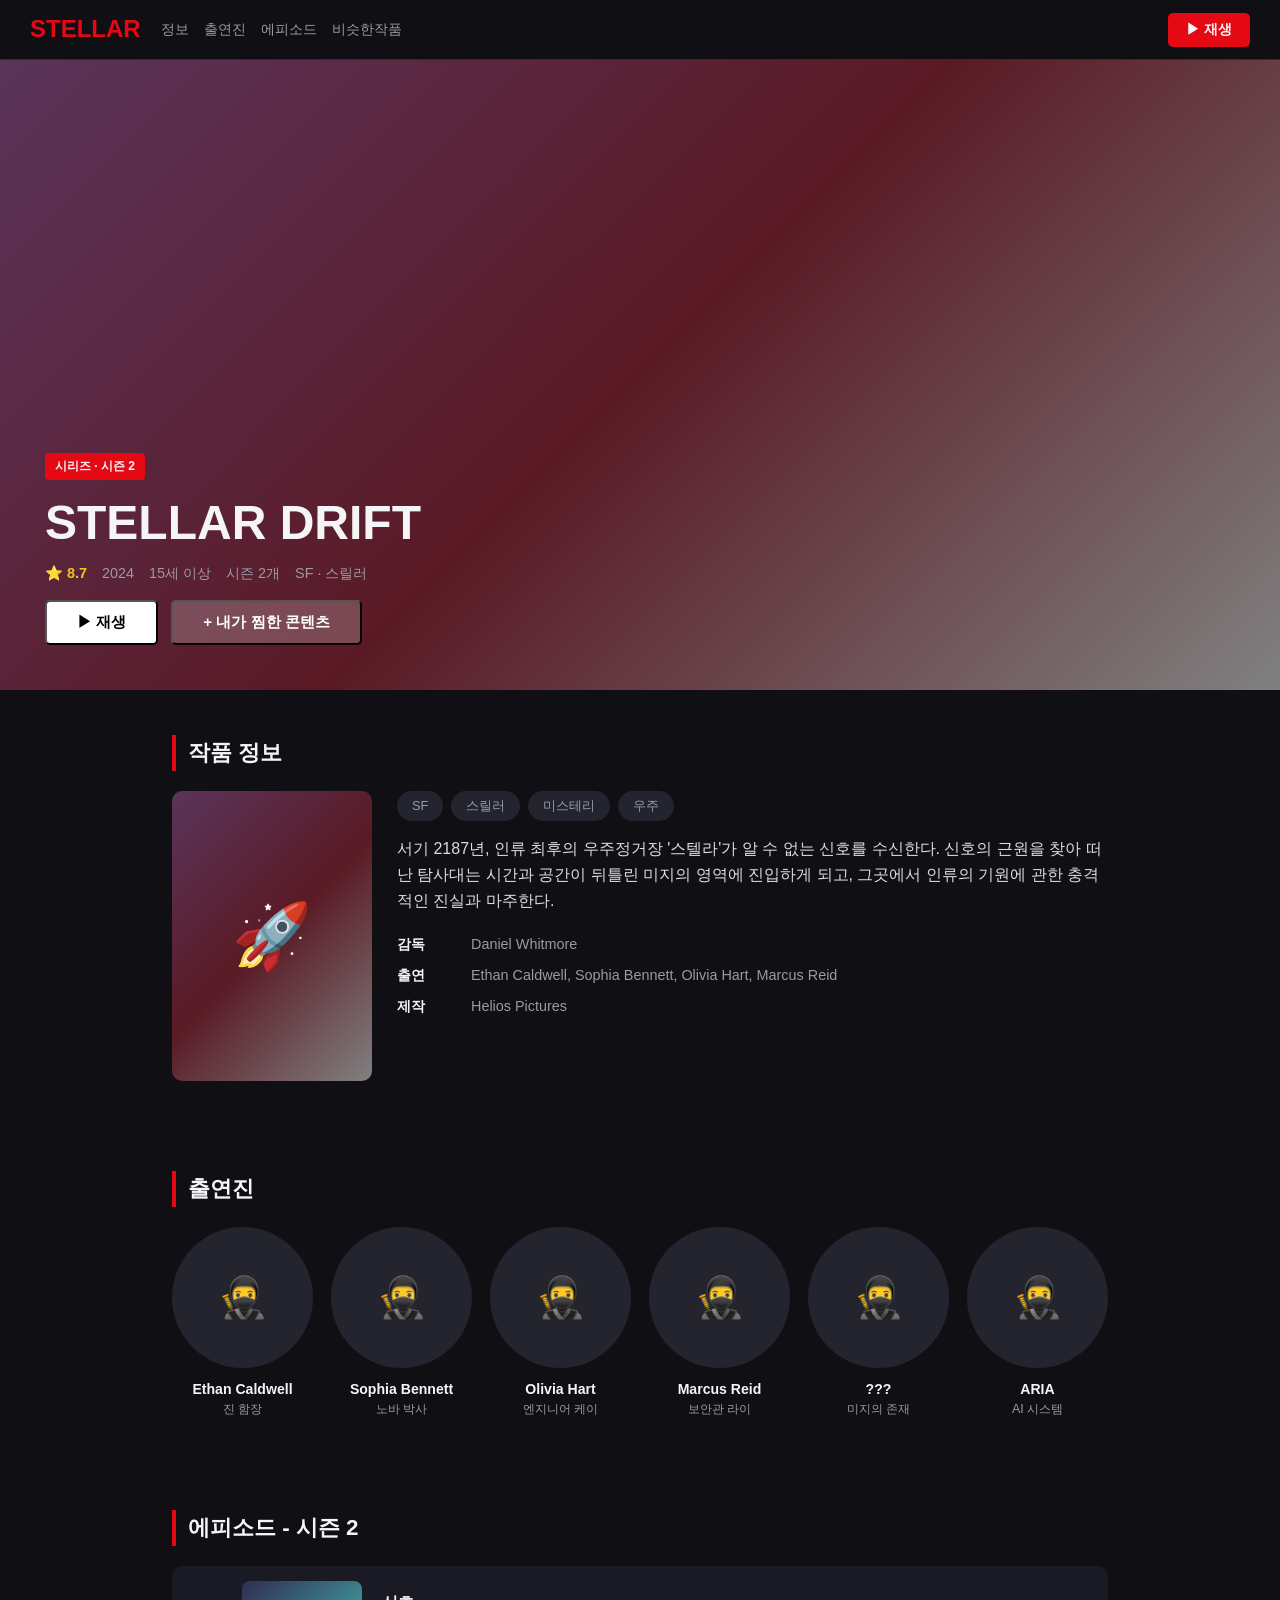
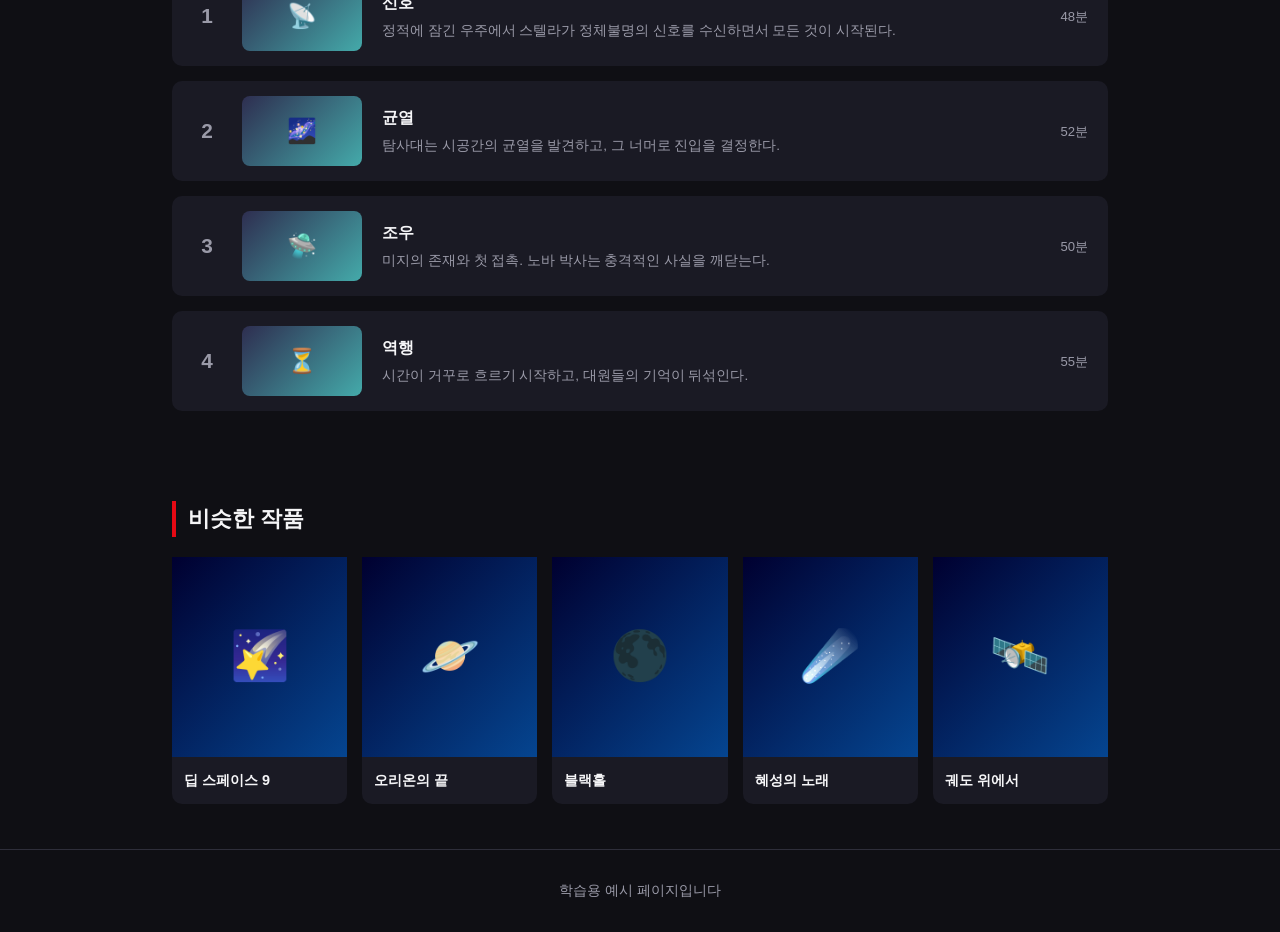
<file: movie.html>
<!DOCTYPE html>
<html lang="ko">
<head>
    <meta charset="UTF-8">
    <meta name="viewport" content="width=device-width, initial-scale=1.0">
    <title>내가 좋아하는 작품</title>
    <link rel="stylesheet" href="movie.css">
    <style>
        /* 여기에 CSS를 작성합니다 */
    </style>
</head>
<body>
    <!-- 여기에 HTML 구조를 작성합니다 -->


    <!-- 헤더 -->


    <header class="site-header">
    <!-- 헤더 - 로고 -->
    <!-- 로고 - 글자(STELLAR) -->
        <div class="nav-container">

            <a href="#" class="logo">STELLAR</a>

            <!-- 헤더 - 네비게이션 -->
            <!-- 네비게이션 - 링크모음(4개) -->

            <nav class="site-nav">
                <a href="#info">정보</a>
                <a href="#cast">출연진</a>
                <a href="#episode">에피소드</a>
                <a href="#similar">비슷한작품</a>
            </nav>
        </div>

            <!-- 헤더 - 재생버튼 -->
            <a href="episode"><button class="btn-play-sm">▶ 재생</button></a>

    </header>

    



    <!-- 배너 -->
    <section class="banner">
        <div class="banner-content">
                <!-- 배너 - 시즌 태그 -->
            <span class="banner-badge"> 시리즈 · 시즌 2 </span>
            <!-- 배너 - 영화 제목 -->
            <h1 class="banner-title">stellar drift</h1>


            <!-- 배너 - 영화 정보 -->
             <div class="banner-meta">
                <!-- 영화정보 - 별점 -->
                <span class="banner-rating">⭐ 8.7</span>
                <!-- 영화정보 - 영화 출품년도 -->
                <span>2024</span>
                <!-- 영화정보 - 영화 관람가능 나이 -->
                <span>15세 이상</span>
                <!-- 영화정보 - 시즌 개수 -->
                <span>시즌 2개</span>
                <!-- 영화정보 - 영화 장르 -->
                 <span>SF · 스릴러</span>
             </div>
         
            <!-- 배너 - 버튼 모음 -->
            <div class="banner-btn-container">
                <!-- 버튼모음 - 재생버튼 -->
                <button class="btn btn-play">▶ 재생</button>
                <!-- 버튼모음 - 내가 찜한 콘텐츠 -->
                <button class="btn btn-add">+ 내가 찜한 콘텐츠</button>

            </div>

        </div>
        
    </section>
    

    <!-- 작품 정보 -->
    <section class="section" id="info">
        <!-- 작품정보 - 타이틀 -->
        <h2 class="section-title">작품 정보</h2>
        <div class="info-container">
            <!-- 작품정보 - 작품 이미지 -->

            <div class="info-poster">🚀</div>
            <!-- 작품정보 - 작품 상세 정보 -->
             <div class="info-body">
                <!-- 작품 상세 정보 - 장르 태그 * 4 -->
                <div class="info-genres">
                    <span class="genre-tag">SF</span>
                    <span class="genre-tag">스릴러</span>
                    <span class="genre-tag">미스테리</span>
                    <span class="genre-tag">우주</span>
                </div>
                <!-- 작품 상세 정보 - 작품 줄거리 설명 -->
                <p class="info-synopsis">
                    서기 2187년, 인류 최후의 우주정거장 '스텔라'가 알 수 없는 신호를 수신한다. 신호의 근원을 찾아 떠난 탐사대는 시간과 공간이 뒤틀린 미지의 영역에 진입하게 되고, 그곳에서 인류의 기원에 관한 충격적인 진실과 마주한다.
                </p>
                <dl class="info-credits">
                    <!-- 작품 상세 정보 - 작품 감독 -->
                    <div class="credit-line">
                        <dt>감독</dt>
                        <span>Daniel Whitmore</span>
                    </div>
                    <!-- 작품 상세 정보 - 작품 출연 -->
                    <div class="credit-line">
                        <dt>출연</dt>
                        <span>Ethan Caldwell, Sophia Bennett, Olivia Hart, Marcus Reid</span>
                    </div>
                    <!-- 작품 상세 정보 - 작품 제작 -->

                    <div class="credit-line">
                        <dt>제작</dt>
                        <span>Helios Pictures</span>
                    </div>
                    

                </dl>
                

             </div>

            
        </div>
        

    </section>
    

    <!-- 출연진 -->
     <section class="section" id="cast">
        <!-- 출연진 - 타이틀 -->
         <h2 class="section-title">출연진</h2>
         <div class="cast-flex">
            <!-- 출연진 - 출연진 카드 * 6 -->
            <!-- 출연진 카드 - 출연진 이미지 -->
            <!-- 출연진 카드 - 출연진 이름 -->
            <!-- 출연진 카드 - 출연진 배역 -->            
<div class="cast-card">
    <div class="cast-photo">🥷</div>
    <div class="cast-name">Ethan Caldwell</div>
    <div class="cast-role">진 함장</div>
</div>
<div class="cast-card">
    <div class="cast-photo">🥷</div>
    <div class="cast-name">Sophia Bennett</div>
    <div class="cast-role">노바 박사</div>
</div>
<div class="cast-card">
    <div class="cast-photo">🥷</div>
    <div class="cast-name">Olivia Hart</div>
    <div class="cast-role">엔지니어 케이</div>
</div>
<div class="cast-card">
    <div class="cast-photo">🥷</div>
    <div class="cast-name">Marcus Reid</div>
    <div class="cast-role">보안관 라이</div>
</div>
<div class="cast-card">
    <div class="cast-photo">🥷</div>
    <div class="cast-name">???</div>
    <div class="cast-role">미지의 존재</div>
</div>
<div class="cast-card">
    <div class="cast-photo">🥷</div>
    <div class="cast-name">ARIA</div>
    <div class="cast-role">AI 시스템</div>
</div>

         </div>
        

     </section>
    

    <!-- 에피소드 -->
    <section class="section" id="episode">
        <!-- 에피소드 - 타이틀 -->
        <h2 class="section-title">에피소드 - 시즌 2</h2>

        <div class="episode-list">
            <!-- 에피소드 - 에피소드 카드 -->
            <!-- 에피소드 카드 - 에피소드 화수 -->
            <!-- 에피소드 카드 - 에피소드 이미지 -->
            <!-- 에피소드 카드 - 에피소드 이름 -->
            <!-- 에피소드 카드 - 에피소드 줄거리 설명 -->
            <!-- 에피소드 카드 - 에피소드 시간 -->
            <div class="episode">
               <div class="episode-num">1</div>
               <div class="episode-thumb">📡</div>
               <div class="episode-info">
                 <div class="episode-name">신호</div>
                 <div class="episode-desc">정적에 잠긴 우주에서 스텔라가 정체불명의 신호를 수신하면서 모든 것이 시작된다.</div>
               </div>
               <div class="episode-time">48분</div>
             </div>
             <div class="episode">
               <div class="episode-num">2</div>
               <div class="episode-thumb">🌌</div>
               <div class="episode-info">
                 <div class="episode-name">균열</div>
                 <div class="episode-desc">탐사대는 시공간의 균열을 발견하고, 그 너머로 진입을 결정한다.</div>
               </div>
               <div class="episode-time">52분</div>
             </div>
             <div class="episode">
               <div class="episode-num">3</div>
               <div class="episode-thumb">🛸</div>
               <div class="episode-info">
                 <div class="episode-name">조우</div>
                 <div class="episode-desc">미지의 존재와 첫 접촉. 노바 박사는 충격적인 사실을 깨닫는다.</div>
               </div>
               <div class="episode-time">50분</div>
             </div>
             <div class="episode">
               <div class="episode-num">4</div>
               <div class="episode-thumb">⏳</div>
               <div class="episode-info">
                 <div class="episode-name">역행</div>
                 <div class="episode-desc">시간이 거꾸로 흐르기 시작하고, 대원들의 기억이 뒤섞인다.</div>
               </div>
               <div class="episode-time">55분</div>
             </div>

        </div>
        

    </section>
    

    <!-- 비슷한 작품 -->
    <section class="section" id="similar">
        <!-- 비슷한 작품 - 타이틀 -->
        <h2 class="section-title">비슷한 작품</h2>

        <div class="similar-flex">
            <!-- 비슷한 작품 - 비슷한 작품 카드 -->
            <!-- 비슷한 작품 카드 - 비슷한 작품 이미지 -->
            <!-- 비슷한 작품 카드 - 에피소드 재생 시간 -->
            <div class="similar-card">
                <div class="similar-poster">🌠</div>
                <div class="similar-title">딥 스페이스 9</div>
            </div>
            <div class="similar-card">
                <div class="similar-poster">🪐</div>
                <div class="similar-title">오리온의 끝</div>
            </div>
            <div class="similar-card">
                <div class="similar-poster">🌑</div>
                <div class="similar-title">블랙홀</div>
            </div>
            <div class="similar-card">
                <div class="similar-poster">☄️</div>
                <div class="similar-title">혜성의 노래</div>
            </div>
            <div class="similar-card">
                <div class="similar-poster">🛰️</div>
                <div class="similar-title">궤도 위에서</div>
            </div>

        </div>
        

    </section>
    


    <!-- 푸터 -->
    <footer class="site-footer">
        <!-- 푸터 - 카피라이트 -->
        <p>학습용 예시 페이지입니다</p>

    </footer>
    


</body>
</html>
</file>
<file: movie.css>
/* 0. 리셋 + 공통 + 색 등 */


* {margin: 0; padding: 0; box-sizing: border-box;}

:root {
    --bg: #0f0f14;  /* 전체 배경 */
    --surface: #1a1a24;  /* 카드 배경 */
    --surface-2: #24242f;  /* 표면 */
    --text: #f5f5f7;
    --muted: #9a9aa8;
    --accent: #e50914;  /* 포인트 */
    --gold: #f5c518;  /* 평점 */
    --line: #2e2e3a;
}

body {
    font-family: 'pretendard', sans-serif;
    background-color: var(--bg);
    color: var(--text);
    line-height: 1.6;
    /* 헤더 높이 만큼 떨어뜨려놓기 */
    padding-top: 60px;

}
img { width: 100%; height: auto; display: block; }
a { color: inherit; text-decoration: none; }




/* 1. 헤더 */


.site-header {
    /* fixed 를 이용할 예정이고, 왼쪽에 logo, nav, 오른쪽 끝에 재생버튼 */
    position: fixed;
    top: 0; left: 0;
    width: 100%;
    height: 60px;
    display: flex;
    align-items: center;
    padding: 0 30px;
    z-index: 1000;
    justify-content: space-between;
    background-color: rgba(15, 15, 20, 0.8);
    backdrop-filter: blur(8px);
    border-bottom: 1px solid var(--line);
}
.nav-container {
    display: flex;
    gap: 20px;
    align-items: center;
}

.logo {
    color: var(--accent);
    font-weight: 900;
    font-size: 1.5rem;
}

.site-nav {
    display: flex;
    gap: 15px;
    font-size: 0.9rem;
    color: var(--muted);
}

.site-nav a {
    transition: color 0.2s;
}
.site-nav a:hover {
    color: var(--text);
}
.btn-play-sm {
    cursor: pointer;
    background-color: var(--accent);
    border: none;
    color: var(--text);
    padding: 8px 18px;
    border-radius: 5px;
    font-weight: 700;
    font-size: 0.85rem;
    transition: opacity 0.2s;
}
.btn-play-sm:hover {
    opacity: 0.85;
}

/* 2. 배너 */

.banner {
    position: relative;
    height: 70vh;
    min-height: 420px;
    display: flex;
    align-items: flex-end;
    padding: 45px;
    background: linear-gradient(135deg, rgb(90, 52, 90), rgb(90, 26, 37), grey);
    overflow: hidden;
}
.banner::after {
    content: '';
    position: absolute;
    inset: 0;
    z-index: 0;
    background: linear-gradient(to top, rgba(15, 15, 20, 0.9), rgba(15, 15, 20, 0.2) transparent);
}
.banner-content {
    position: relative;
    z-index: 1;
}
.banner-badge {
    display: inline-block;
    background: var(--accent);
    font-size: 0.75rem;
    font-weight: 700;
    padding: 4px 10px;
    border-radius: 4px;
    margin-bottom: 5px;

}

.banner-title {
    font-size: 3rem;
    text-transform: uppercase;
    font-weight: 900;

}

.banner-meta {
    display: flex;
    align-items: center;
    gap: 15px;
    font-size: 0.9rem;
    flex-wrap: wrap;
    margin-bottom: 15px;
    color: var(--muted);
}

.banner-rating {
    color: var(--gold);
    font-weight: 700;

}

.banner-btn-container {
    display: flex;
    gap: 13px;
    flex-wrap: wrap;

}

.btn {
    padding: 10px 30px;
    border-radius: 5px;
    font-weight: 700;
    font-size: 0.95rem;
    cursor: pointer;
    transition: transform 0.2s;


}

.btn:hover {
    transform: scale(1.05);
}

.btn-play {
    background: white;
    color: black;
}

.btn-add {
    background: rgba(255, 255, 255, 0.2);
    color: white;
}

/* section 클래스와 section-title 클래스 공통 부분 */

.section {
    max-width: 1000px;
    margin: 0 auto;
    padding: 45px 32px;
    /* nav 의 링크로 이동시 헤더에 가려지지 않도록 하기위해 위에 margin을 넣어줘야 한다. 단, 스크롤 했을때 */
    scroll-margin-top: 75px;
}

.section-title {
    font-weight: 800;
    font-size: 1.4rem;
    margin-bottom: 20px;
    padding-left: 12px;
    border-left: 4px solid var(--accent);
}

/* 3. 작품 정보 */

.info-container {
    display: flex;
    gap: 25px;
    flex-wrap: wrap;
}

.info-poster {
    width: 200px;
    height: 290px;
    display: flex;
    flex-shrink: 0;
    justify-content: center;
    align-items: center;
    font-size: 4rem;
    border-radius: 10px;
    background: linear-gradient(135deg, rgb(90, 52, 90), rgb(90, 26, 37), grey );
}

.info-body {
    flex: 1;
    min-width: 280px;
}
.info-genres {
    display: flex;
    gap: 8px;
    flex-wrap: wrap;
    margin-bottom: 15px;
}

.genre-tag {
    background: var(--surface-2);
    color: var(--muted);
    font-size: 0.8rem;
    padding: 5px 15px;
    border-radius: 9999px;
}

.info-synopsis {
    color: #ddd;
    margin-bottom: 20px;
}

.info-credits {
    font-size: 0.9rem;
}

.info-credits dt {
    display: inline-block;
    width: 70px;
    font-weight: 700;
    color: var(--text);
}

.info-credits span {    
    color: var(--muted);
    text-transform: capitalize;
}

.credit-line {
    margin-bottom: 8px;
}

/* 4.출연진 */

.cast-flex {
    display: grid;
    gap: 18px;
    grid-template-columns: repeat(auto-fill, minmax(120px, 1fr));
}

.cast-card {
    cursor: pointer;
    text-align: center;
}

.cast-photo {
    width: 100%;
    aspect-ratio: 1;
    border-radius: 50%;
    background: var(--surface-2);
    display: flex;
    justify-content: center;
    align-items: center;
    font-size: 2.5rem;
    margin-bottom: 10px;
    overflow: hidden;
    transition: transform 0.2s, box-shadow 0.2s;
}

.cast-card:hover .cast-photo {
    transform: scale(1.05);
    box-shadow: 0 8px 25px rgba(229, 9, 20, 0.3);
}

.cast-name {
    font-size: 0.88rem;
    font-weight: 700;
    text-transform: capitalize;
}

.cast-card:last-of-type .cast-name {
    text-transform: uppercase;
}
.cast-role {
    font-size: 0.78rem;
    color: var(--muted);
}

/* 5. 에피소드 */

.episode-list {
    display: flex;
    flex-direction: column;
    gap: 15px;
}

.episode {
    display: flex;
    align-items: center;
    gap: 20px;
    background: var(--surface);
    border-radius: 10px;
    padding: 15px 20px;
    transition: background 0.2s;
}
.episode:hover {
    background: var(--surface-2);
}
.episode-num {
    font-size: 1.3rem;
    font-weight: 800;
    color: var(--muted);
    width: 30px;
    flex-shrink: 0;
    text-align: center;
}
.episode-thumb {
    width: 120px;
    height: 70px;
    display: flex;
    justify-content: center;
    align-items: center;
    font-size: 1.5rem;
    background: linear-gradient(135deg, #2e2e50, #44aaaa);
    border-radius: 8px;
    flex-shrink: 0;
}

.episode-info {
    flex: 1;
    min-width: 0;
}

.episode-name {
    font-weight: 700;
    margin-bottom: 5px;
}
.episode-desc {
    font-size: 0.85rem;
    color: var(--muted);
    /* 말줄임표 */
    overflow: hidden;
    text-overflow: ellipsis;
    white-space: nowrap;
}

.episode-time {
    font-size: 0.82rem;
    color: var(--muted);
    flex-shrink: 0;
}


/* 6. 비슷한 작품 */

.similar-flex {
    display: grid;
    grid-template-columns: repeat(auto-fill, minmax(160px, 1fr));
    gap: 15px;

}

.similar-card {
    cursor: pointer;
    background: var(--surface);
    border-radius: 10px;
    transition: transform 0.2s;

}

.similar-card:hover {
    transform: translateY(-5px);
}

.similar-poster {
    height: 200px;
    display: flex;
    justify-content: center;
    align-items: center;
    font-size: 3rem;
    background: linear-gradient(135deg, #000030, #054590);
}

.similar-title {
    padding: 12px;
    font-size: 0.9rem;
    font-weight: 600;
}

.site-footer {
    border-top: 1px solid var(--line);
    padding: 30px;
    color: var(--muted);
    font-size: 0.85rem;
     text-align: center;
}

@media (max-width:768px) {
    .banner {
        padding: 30px 20px;
    }
    .banner-title {
        font-size: 2rem;
    }
    .site-nav {
        display: none;
    }
    .section {
        padding: 30px 20px;
    }
    .info-poster {
        width: 140px;
        height: 200px;
        font-size: 2.5rem;
    }
    .episode-thumb {
        width: 80px;
        height: 50px;
    }
    .episode-desc {
        display: none;
    }
}
</file>
